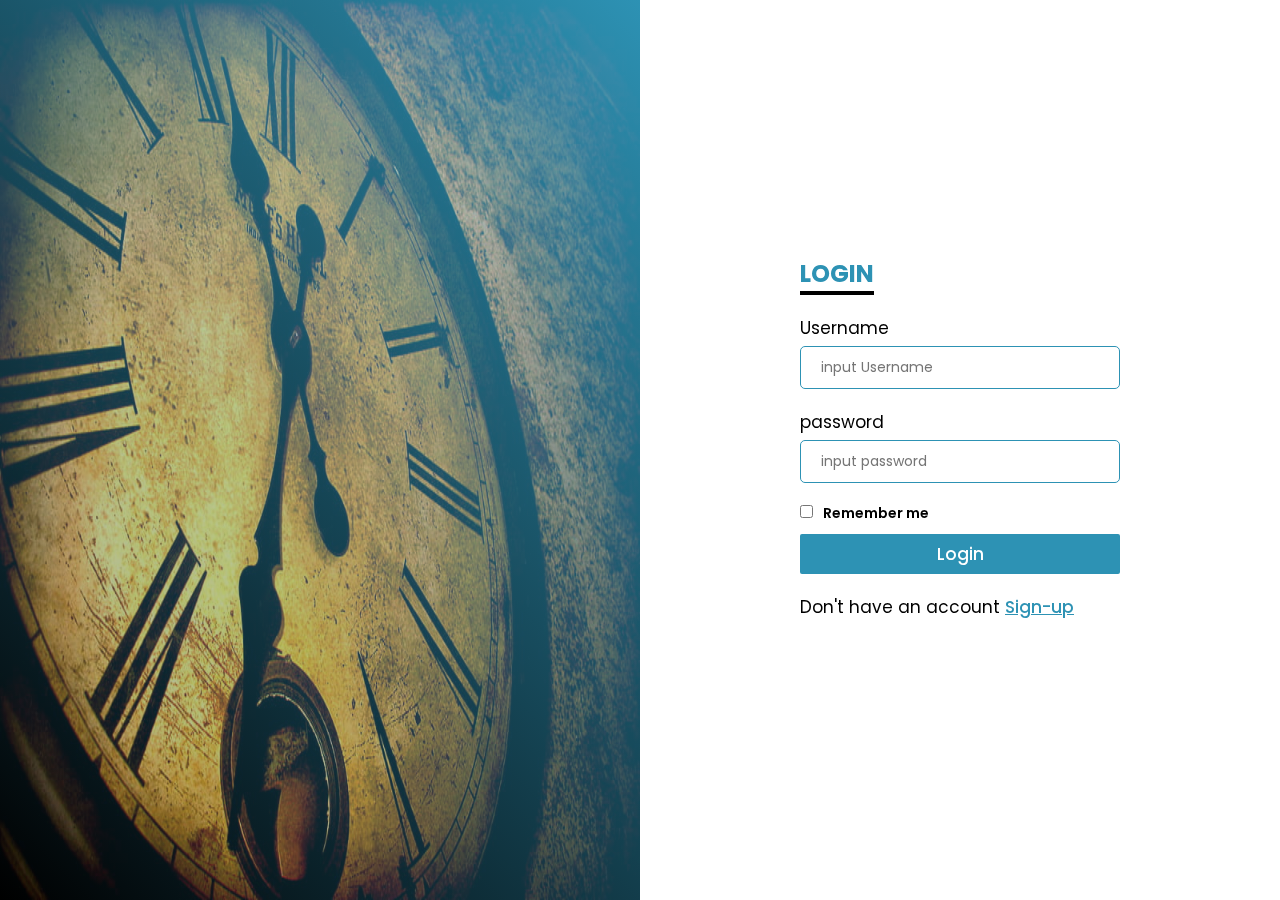
<file: login.html>
<!DOCTYPE html>
<html lang="en">
<head>
    <link rel="stylesheet" href="https://fonts.googleapis.com/css?family=Poppins">
    <meta charset="UTF-8">
    <meta name="viewport" content="width=device-width, initial-scale=1.0">
    <title>Login page</title>
    <link rel="stylesheet" href="login.css">
</head>
<body>
    <section>
        <div class="image-div">
            <img src="../IMAGES/background image.jpg" alt="">
        </div>
        <div class="content">
            <div class="form-div">
                <h2>Login</h2>
                <form action="">                
                    <div class="input-div">
                        <span>Username</span>
                        <input type="text" placeholder="input Username" name="" id="">
                    </div>

                    <div class="input-div">
                        <span>password </span>
                        <input type="text" placeholder="input password" name="" id="">
                    </div>

                    <div class="remember">
                        <label for=""><input type="checkbox">Remember me</label>

                    </div>

                    <div class="input-div">
                        
                        <button class="signin-button"><a href="index.html">Login</a></button>
                    </div>

                    <div class="input-div">
                        <span>Don't have an account <a href="signup.html">Sign-up</a></span>
                    </div>

                    <!-- <h3>Get started with countimer and let us help you manage your time efficiently </h3>  -->
                </form>
            </div>
        </div>
    </section>
    <script src="/js/learn.js"></script>
</body>
</html>
</file>
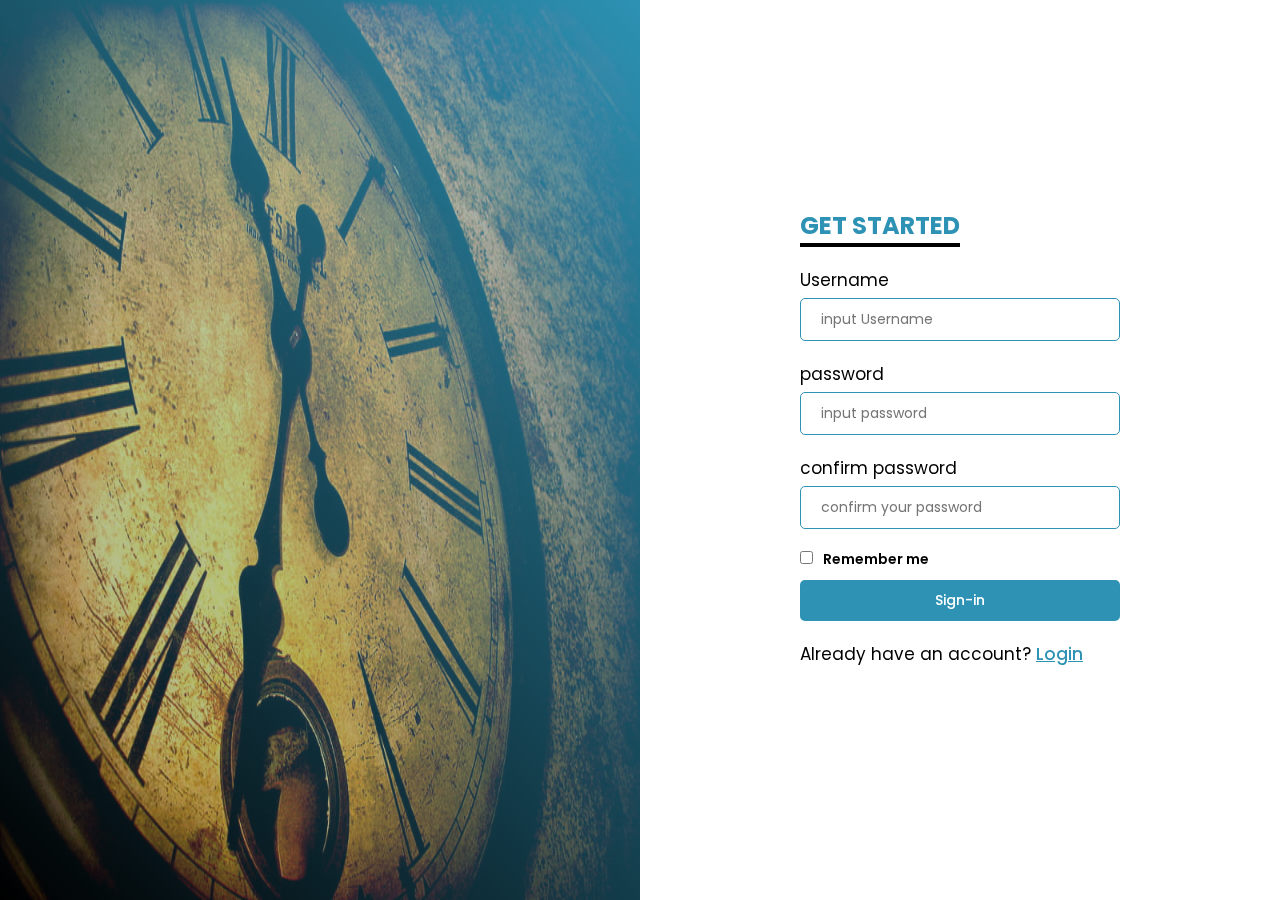
<file: signup.html>
<!DOCTYPE html>
<html lang="en">
<head>
    <link rel="stylesheet" href="https://fonts.googleapis.com/css?family=Poppins">
    <meta charset="UTF-8">
    <meta name="viewport" content="width=device-width, initial-scale=1.0">
    <title>Sign-up page</title>
    <link rel="stylesheet" href="signup.css">
</head>
<body>
    <section>
        <div class="image-div">
            <img src="../IMAGES/background image.jpg" alt="">
        </div>
        <div class="content">
            <div class="form-div">
                <h2>Get Started</h2>
                <form action="">
                    <div class="input-div">
                        <span>Username</span>
                        <input type="text" placeholder="input Username" name="" id="">
                    </div>

                    <div class="input-div">
                        <span>password</span>
                        <input type="text" placeholder="input password" name="" id="">
                    </div>

                    <div class="input-div">
                        <span>confirm password</span>
                        <input type="text" placeholder="confirm your password" name="" id="">
                    </div>

                    <div class="remember">
                        <label for=""><input type="checkbox">Remember me</label>

                    </div>

                    <div class="input-div">
                        
                        <input type="submit" value="Sign-in" name="" id="">
                    </div>

                    <div class="input-div">
                        <span>Already have an account? <a href="login.html">Login</a></span>
                    </div>

                    <!-- <h3>Get started with countimer and let us help you manage your time efficiently </h3> -->
                </form>
            </div>
        </div>
    </section>
</body>
</html>
</file>
<file: login.css>
*{
    margin: 0;
    padding: 0;
    box-sizing: border-box;
    font-family: Poppins;
}

section{
    display: flex;
    width: 100%;
    height: 100vh;
    position: relative;
}

.image-div{
    width: 50%;
    height: 100%;
    position: relative;
}

.image-div:before{
    content: '';
    position: absolute;
    top: 0;
    left: 0;
    width: 100%;
    height: 100%;
    background: linear-gradient(225deg,rgb(45, 146, 180),black);
    z-index: 1;
    mix-blend-mode: screen;
}

.image-div img{
    position: absolute;
    top: 0;
    left: 0;
    width: 100%;
    height: 100%;
    opacity: .7;
}

.content{
    width: 50%;
    height: 100%;
    display: flex;
    justify-content: center;
    align-items: center;
}

.form-div{
    width: 50%;
    
}

.form-div h2{
    color: rgb(45, 146, 180);
    font-weight: 700;
    font-size: 1.5rem;
    margin-bottom: 20px;
    border-bottom: 4px solid black;
    display: inline-block;
    text-transform: uppercase;
    letter-spacing: 1;
}

.input-div{
    margin-bottom: 20px;
}


.input-div span{
    margin-bottom: 5px;
    color: black;
    font-size: 17px;
    display: inline-block;
    letter-spacing: 1;
}

.input-div::placeholder{
    color: black;
}

.input-div input{
    width: 100%;
    padding: 10px 20px;
    outline: none;
    color: black;
    background: transparent;
    font-size: 14px;
    border: 1px solid rgb(45, 146, 180);
    border-radius: 5px;
}



.remember{
    margin-bottom: 10px;
    color: black;
    font-weight: 600;
    font-size: 14px;
}

.remember input{
    margin-right: 10px;
}

.input-div a{
    color: rgb(45, 146, 180);
    font-weight: 500;
    font-size: 15 px;
}

.input-div input[type="submit"]{
    background-color: rgb(45, 146, 180);
    border: none;
    color: white;
    cursor: pointer;
    font-weight: 500;
}

.input-div input[type="submit"]:hover{
    opacity: .8;
}

.form-div h3{
    color: rgb(45, 146, 180);
}

.signin-button{
    display: flex;
    width: 100%;
    height: 40px;
    align-items: center;
    border: none;
    border-radius: 2px;
    justify-content: center;
    cursor: pointer;
    background-color: rgb(45, 146, 180);
}

.signin-button a{
    font-size: 17px;
    text-decoration: none;
    color: white;
}

@media screen and (max-width: 780px){
    .image-div {
        display: none;
    }

    .content{
        background-image: url(../IMAGES/background\ image.jpg);
        width: 100%;
        background-blend-mode: color ;
        background-repeat: none;
        
    }

    .form-div{
        background-color: whitesmoke;
        width: 90%;
        padding: 2rem;
    }
}
</file>
<file: signup.css>
*{
    margin: 0;
    padding: 0;
    box-sizing: border-box;
    font-family: Poppins;
}

section{
    display: flex;
    width: 100%;
    height: 100vh;
    position: relative;
}

.image-div{
    width: 50%;
    height: 100%;
    position: relative;
}

.image-div:before{
    content: '';
    position: absolute;
    top: 0;
    left: 0;
    width: 100%;
    height: 100%;
    background: linear-gradient(225deg,rgb(45, 146, 180),black);
    z-index: 1;
    mix-blend-mode: screen;
}

.image-div img{
    position: absolute;
    top: 0;
    left: 0;
    width: 100%;
    height: 100%;
    opacity: .7;
}

.content{
    width: 50%;
    height: 100%;
    display: flex;
    justify-content: center;
    align-items: center;
}

.form-div{
    width: 50%;
    
}

.form-div h2{
    color: rgb(45, 146, 180);
    font-weight: 700;
    font-size: 1.5rem;
    margin-bottom: 20px;
    border-bottom: 4px solid black;
    display: inline-block;
    text-transform: uppercase;
    letter-spacing: 1;
}

.input-div{
    margin-bottom: 20px;
}

.input-div span{
    margin-bottom: 5px;
    color: black;
    font-size: 17px;
    display: inline-block;
    letter-spacing: 1;
}

.input-div input{
    width: 100%;
    padding: 10px 20px;
    outline: none;
    color: black;
    background: transparent;
    font-size: 14px;
    border: 1px solid rgb(45, 146, 180);
    border-radius: 5px;
}



.remember{
    margin-bottom: 10px;
    color: black;
    font-weight: 600;
    font-size: 14px;
}

.remember input{
    margin-right: 10px;
}

.input-div a{
    color: rgb(45, 146, 180);
    font-weight: 500;
    font-size: 15 px;
}

.input-div input[type="submit"]{
    background-color: rgb(45, 146, 180);
    border: none;
    color: white;
    cursor: pointer;
    font-weight: 500;
}

.input-div input[type="submit"]:hover{
    opacity: .8;
}

.form-div h3{
    color: rgb(45, 146, 180);
}

@media screen and (max-width: 780px){
    .image-div {
        display: none;
    }

    .content{
        background-image: url(../IMAGES/background\ image.jpg);
        width: 100%;
        background-repeat: none;
        background-blend-mode: color;
        background-repeat: none;
        
    }

    section{
        height: 100vh;
        display: flex;
        justify-content: center;
        align-items: center;
    }

    .form-div{
        background-color: whitesmoke;
        width: 90%;
        padding: 2rem;
        height: 80vh;
        display: flex;
        flex-direction: column;
        justify-content: space-between;
    }

 
}
</file>
